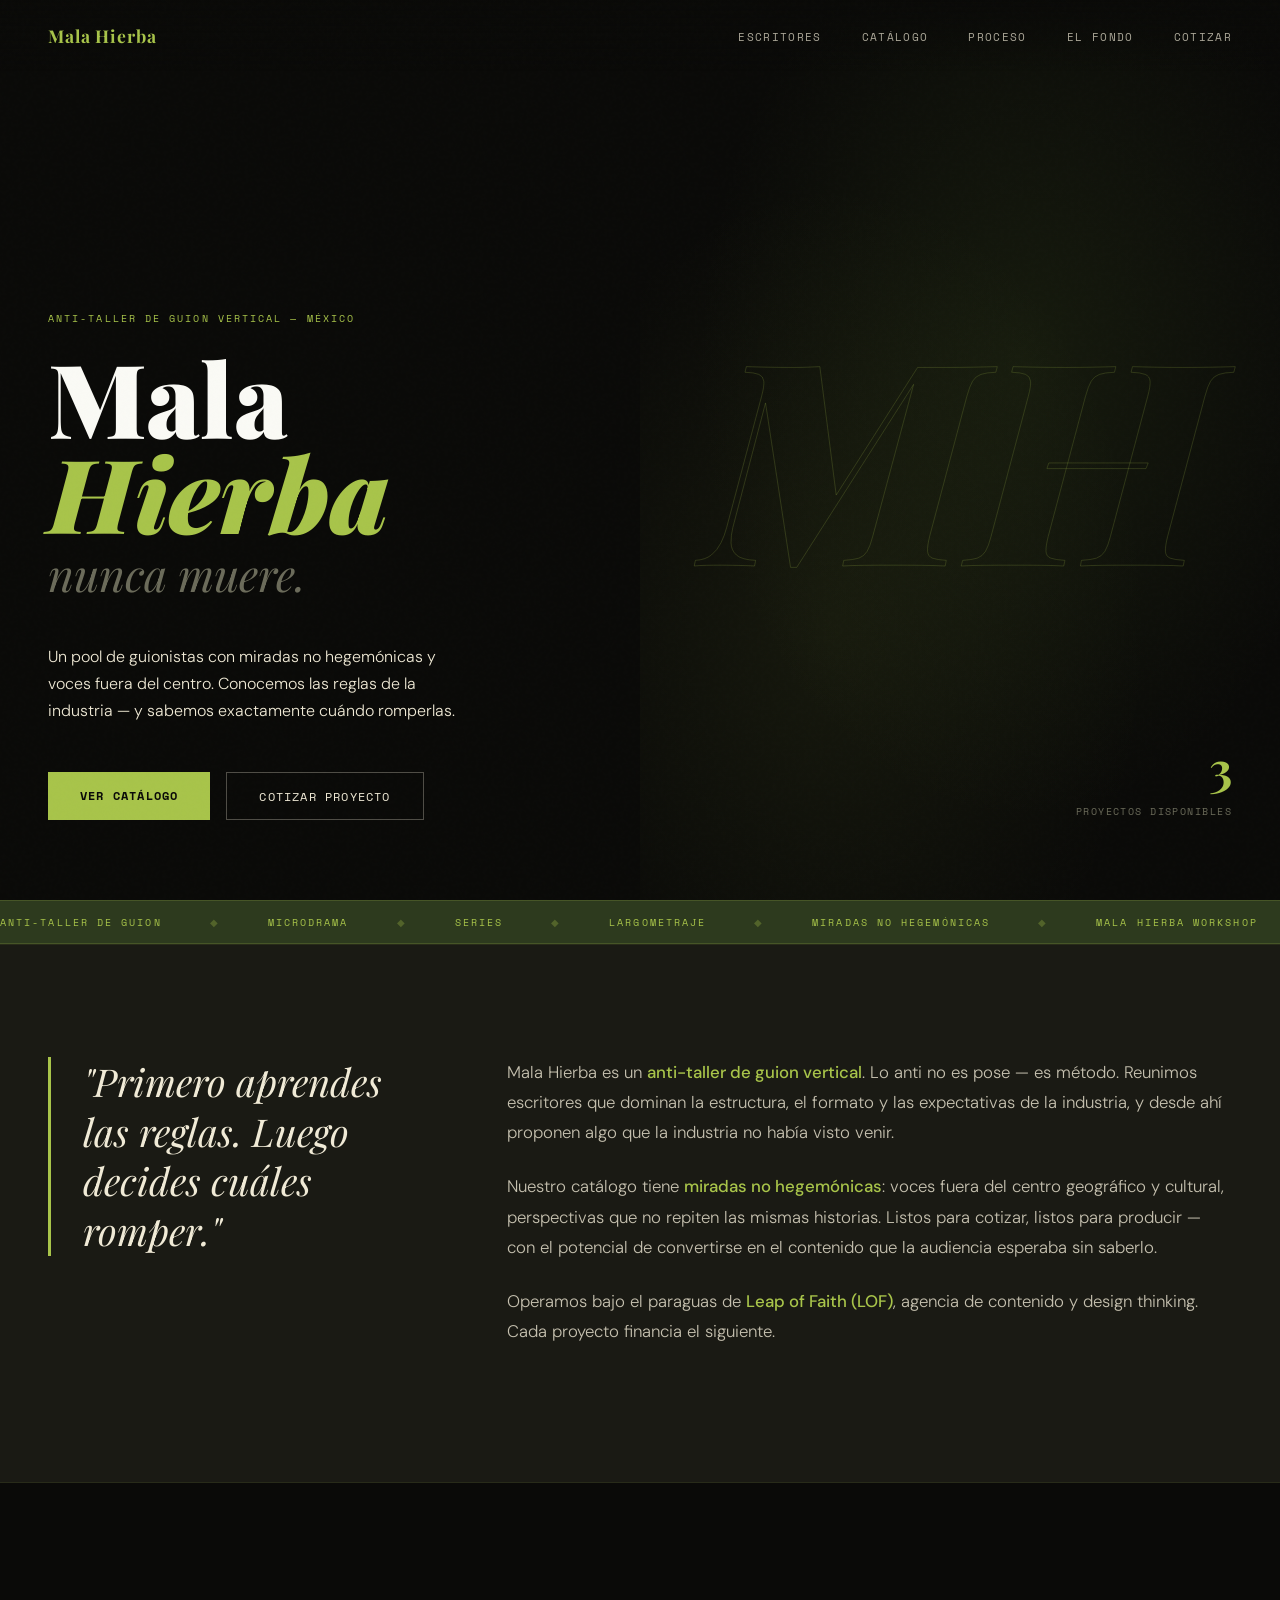
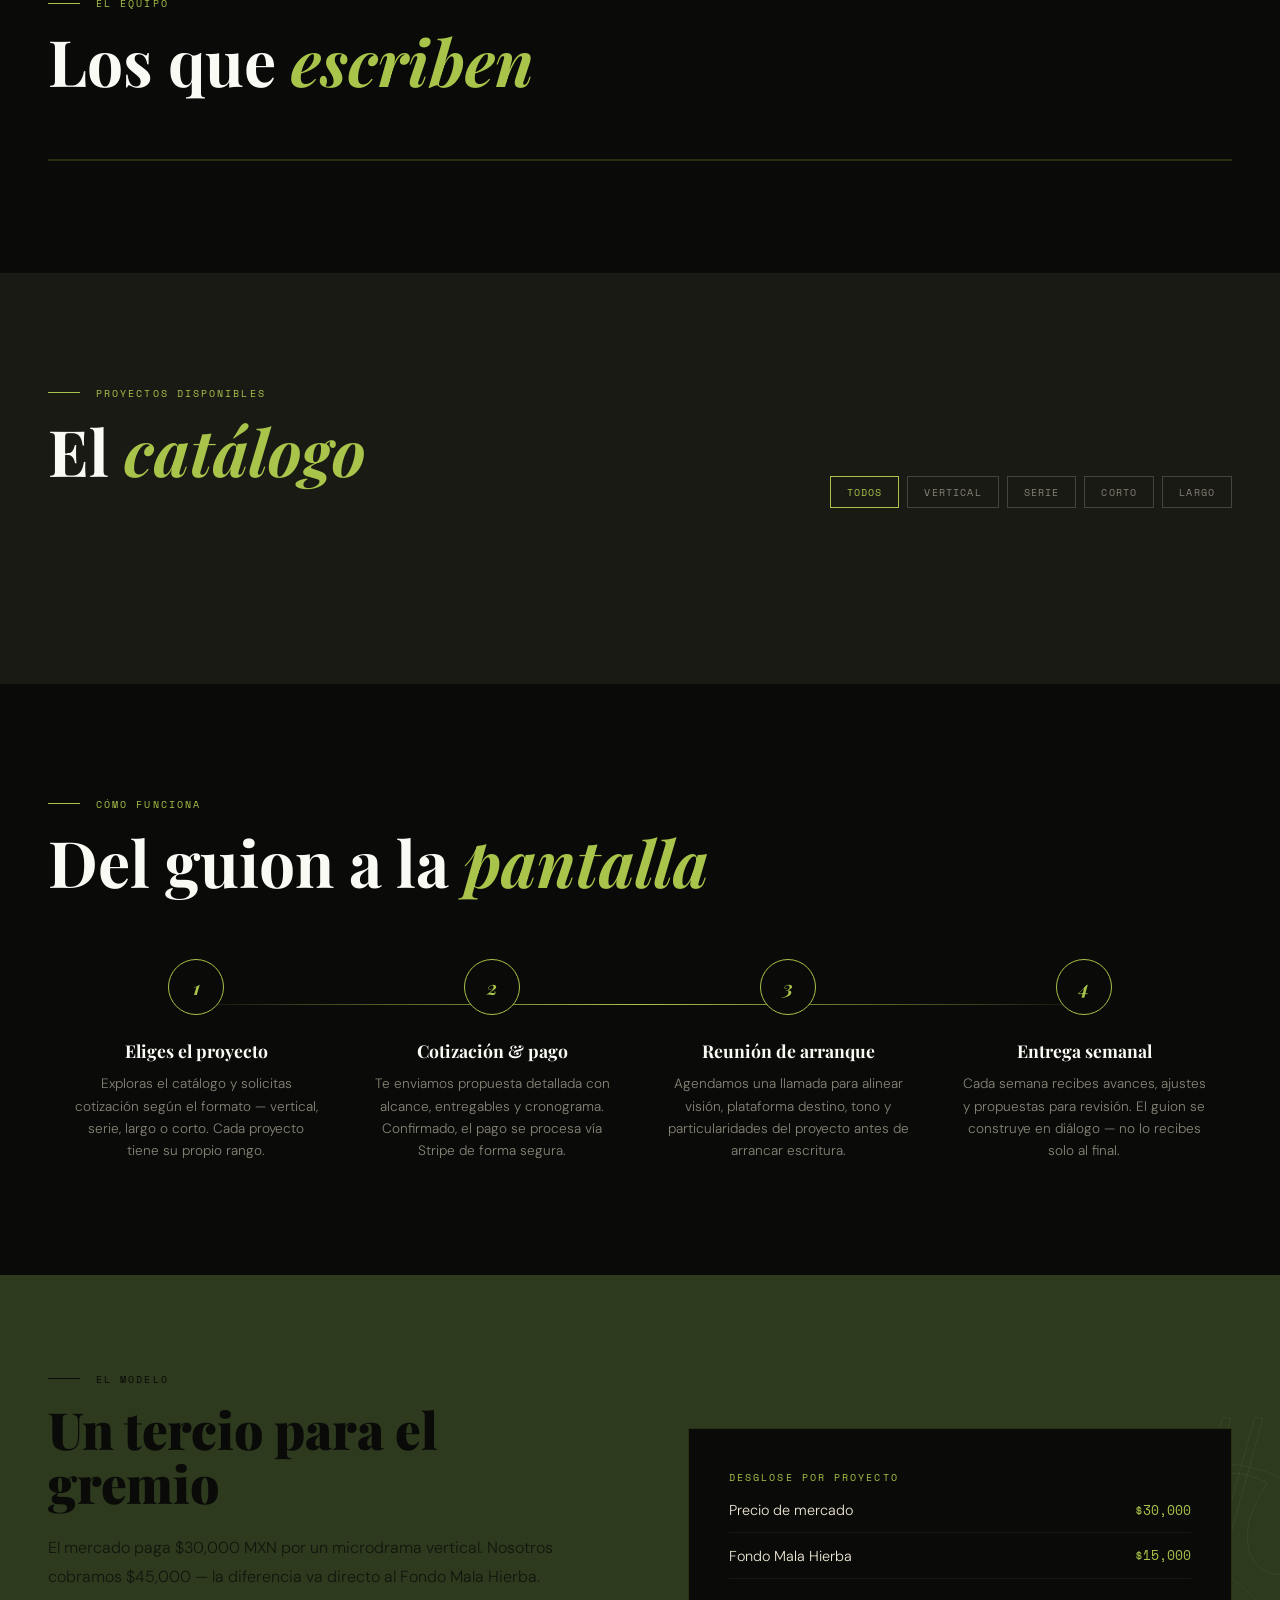
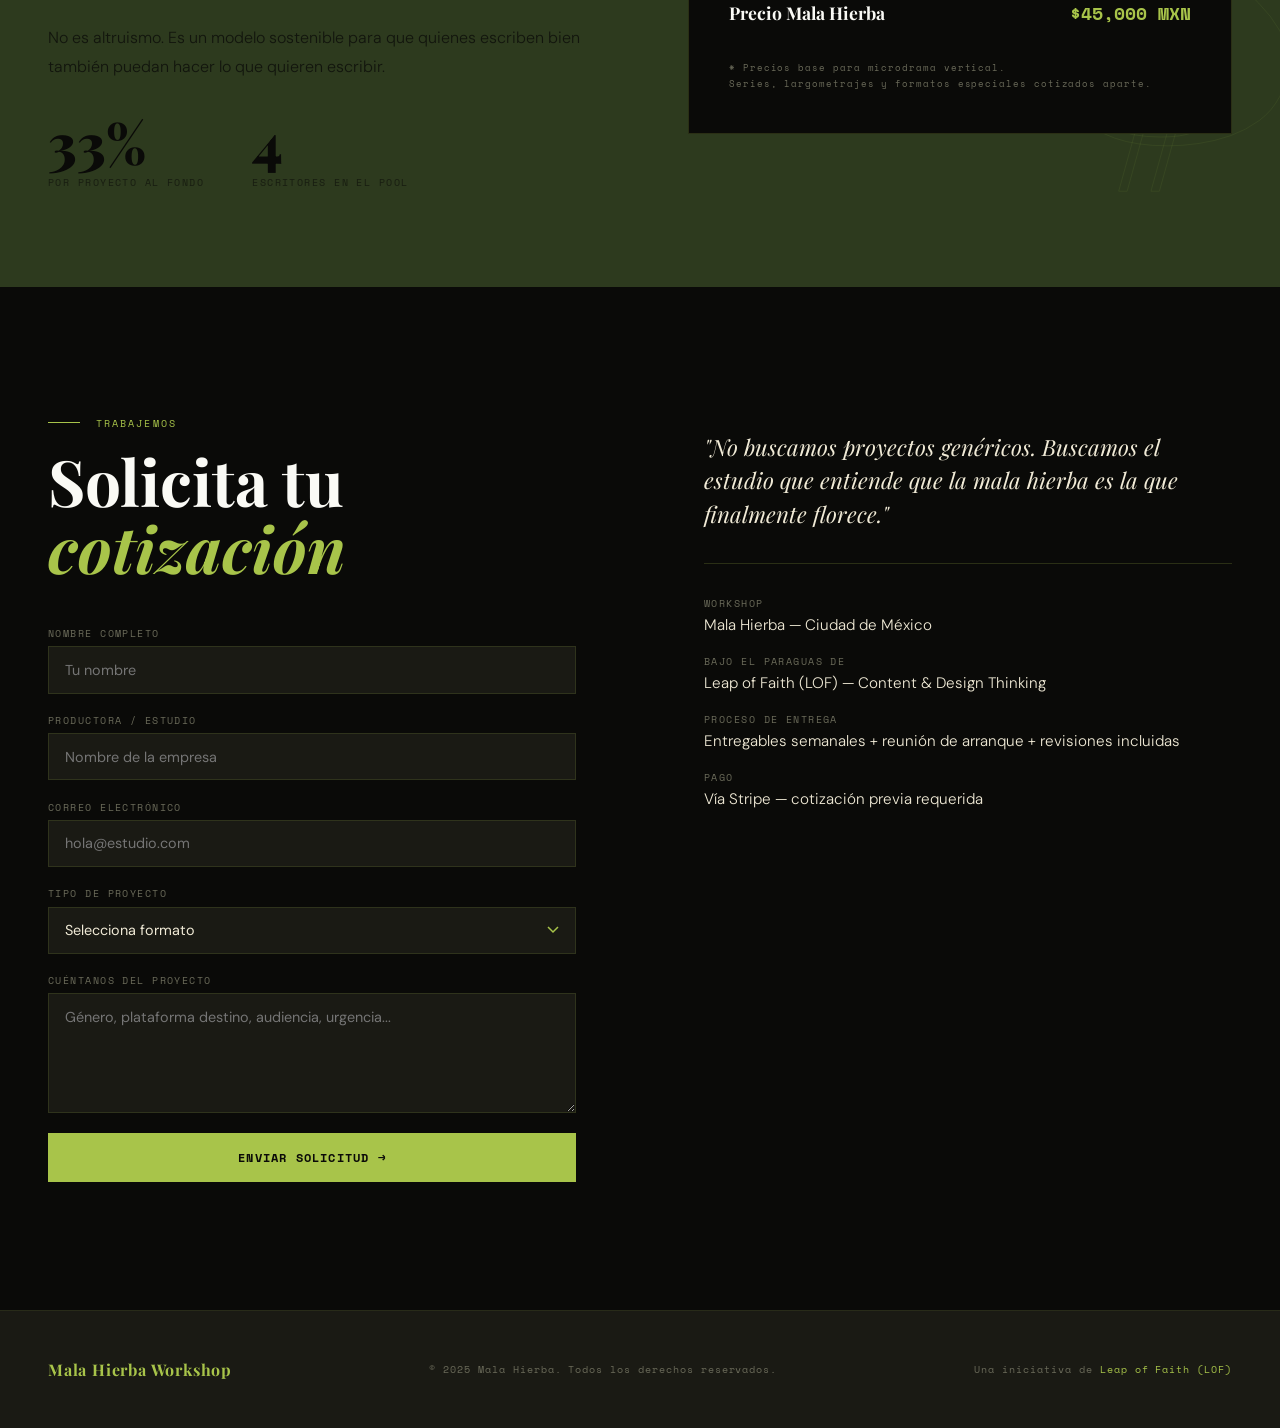
<file: mala-hierba/index.html>
<!DOCTYPE html>
<html lang="es">
<head>
<meta charset="UTF-8">
<meta name="viewport" content="width=device-width, initial-scale=1.0">
<title>Mala Hierba — Workshop de Guion Vertical</title>
<link rel="preconnect" href="https://fonts.googleapis.com">
<link rel="preconnect" href="https://fonts.gstatic.com" crossorigin>
<link href="https://fonts.googleapis.com/css2?family=Playfair+Display:ital,wght@0,400;0,700;0,900;1,400;1,700&family=Space+Mono:ital,wght@0,400;0,700;1,400&family=DM+Sans:wght@300;400;500&display=swap" rel="stylesheet">
<link rel="stylesheet" href="css/style.css">
</head>
<body>

<!-- NAV -->
<nav>
  <a href="#" class="nav-logo">Mala Hierba</a>
  <ul class="nav-links">
    <li><a href="#escritores">Escritores</a></li>
    <li><a href="#catalogo">Catálogo</a></li>
    <li><a href="#proceso">Proceso</a></li>
    <li><a href="#fondo">El Fondo</a></li>
    <li><a href="#contacto">Cotizar</a></li>
  </ul>
  <button class="nav-menu-btn" onclick="toggleMenu()">☰</button>
</nav>

<!-- HERO -->
<div class="hero">
  <div class="hero-left">
    <p class="hero-tag">Anti-Taller de Guion Vertical — México</p>
    <h1 class="hero-title">
      Mala<br>
      <span class="italic">Hierba</span>
    </h1>
    <p class="hero-subtitle" id="hero-tagline">nunca muere.</p>
    <p class="hero-desc" id="hero-desc">
      Un pool de guionistas con miradas no hegemónicas y voces fuera del centro. Conocemos las reglas de la industria — y sabemos exactamente cuándo romperlas.
    </p>
    <div class="hero-cta">
      <a href="#catalogo" class="btn-primary">Ver Catálogo</a>
      <a href="#contacto" class="btn-secondary">Cotizar Proyecto</a>
    </div>
  </div>
  <div class="hero-right">
    <div class="hero-visual"></div>
    <div class="hero-number">MH</div>
    <div class="hero-stat">
      <span class="num" id="hero-count">3</span>
      <span class="label">Proyectos disponibles</span>
    </div>
  </div>
</div>

<!-- TICKER -->
<div class="ticker-wrap">
  <div class="ticker">
    <span>Anti-Taller de Guion</span><span class="sep">◆</span>
    <span>Microdrama</span><span class="sep">◆</span>
    <span>Series</span><span class="sep">◆</span>
    <span>Largometraje</span><span class="sep">◆</span>
    <span>Miradas no hegemónicas</span><span class="sep">◆</span>
    <span>Mala Hierba Workshop</span><span class="sep">◆</span>
    <span>Anti-Taller de Guion</span><span class="sep">◆</span>
    <span>Microdrama</span><span class="sep">◆</span>
    <span>Series</span><span class="sep">◆</span>
    <span>Largometraje</span><span class="sep">◆</span>
    <span>Miradas no hegemónicas</span><span class="sep">◆</span>
    <span>Mala Hierba Workshop</span><span class="sep">◆</span>
  </div>
</div>

<!-- MANIFIESTO -->
<div class="manifesto-section">
  <div class="manifesto-inner">
    <blockquote class="manifesto-quote" id="manifiesto-cita">
      "Primero aprendes las reglas. Luego decides cuáles romper."
    </blockquote>
    <div class="manifesto-body">
      <p id="manifiesto-p1">Mala Hierba es un <strong>anti-taller de guion vertical</strong>. Lo anti no es pose — es método. Reunimos escritores que dominan la estructura, el formato y las expectativas de la industria, y desde ahí proponen algo que la industria no había visto venir.</p>
      <p id="manifiesto-p2">Nuestro catálogo tiene <strong>miradas no hegemónicas</strong>: voces fuera del centro geográfico y cultural, perspectivas que no repiten las mismas historias. Listos para cotizar, listos para producir — con el potencial de convertirse en el contenido que la audiencia esperaba sin saberlo.</p>
      <p>Operamos bajo el paraguas de <strong id="agencia-nombre">Leap of Faith (LOF)</strong>, agencia de contenido y design thinking. Cada proyecto financia el siguiente.</p>
    </div>
  </div>
</div>

<!-- ESCRITORES -->
<section id="escritores">
  <div class="section-label">El equipo</div>
  <h2 class="section-title">Los que <em>escriben</em></h2>
  <div class="writers-grid" id="writers-grid">
    <!-- Cargado dinámicamente -->
  </div>
</section>

<!-- CATÁLOGO -->
<div class="catalog-section" id="catalogo">
  <div class="catalog-inner">
    <div class="catalog-header">
      <div>
        <div class="section-label">Proyectos disponibles</div>
        <h2 class="section-title">El <em>catálogo</em></h2>
      </div>
      <div class="catalog-filter">
        <button class="filter-btn active" onclick="filterProjects('all', this)">Todos</button>
        <button class="filter-btn" onclick="filterProjects('vertical', this)">Vertical</button>
        <button class="filter-btn" onclick="filterProjects('serie', this)">Serie</button>
        <button class="filter-btn" onclick="filterProjects('corto', this)">Corto</button>
        <button class="filter-btn" onclick="filterProjects('largo', this)">Largo</button>
      </div>
    </div>
    <div class="projects-grid" id="projects-grid">
      <!-- Cargado dinámicamente -->
    </div>
  </div>
</div>

<!-- PROCESO -->
<section id="proceso">
  <div class="section-label">Cómo funciona</div>
  <h2 class="section-title">Del guion a la <em>pantalla</em></h2>
  <div class="steps-list">
    <div class="step">
      <div class="step-num">1</div>
      <div class="step-title">Eliges el proyecto</div>
      <p class="step-desc">Exploras el catálogo y solicitas cotización según el formato — vertical, serie, largo o corto. Cada proyecto tiene su propio rango.</p>
    </div>
    <div class="step">
      <div class="step-num">2</div>
      <div class="step-title">Cotización &amp; pago</div>
      <p class="step-desc">Te enviamos propuesta detallada con alcance, entregables y cronograma. Confirmado, el pago se procesa vía Stripe de forma segura.</p>
    </div>
    <div class="step">
      <div class="step-num">3</div>
      <div class="step-title">Reunión de arranque</div>
      <p class="step-desc">Agendamos una llamada para alinear visión, plataforma destino, tono y particularidades del proyecto antes de arrancar escritura.</p>
    </div>
    <div class="step">
      <div class="step-num">4</div>
      <div class="step-title">Entrega semanal</div>
      <p class="step-desc">Cada semana recibes avances, ajustes y propuestas para revisión. El guion se construye en diálogo — no lo recibes solo al final.</p>
    </div>
  </div>
</section>

<!-- FONDO COLECTIVO -->
<div class="fondo-section" id="fondo">
  <div class="fondo-inner">
    <div>
      <div class="section-label fondo-label">El modelo</div>
      <h2 class="fondo-title" id="fondo-titulo">Un tercio para el gremio</h2>
      <p class="fondo-desc" id="fondo-desc1">El mercado paga $30,000 MXN por un microdrama vertical. Nosotros cobramos $45,000 — la diferencia va directo al Fondo Mala Hierba.</p>
      <p class="fondo-desc" id="fondo-desc2">No es altruismo. Es un modelo sostenible para que quienes escriben bien también puedan hacer lo que quieren escribir.</p>
      <div class="fondo-numbers">
        <div class="fondo-num">
          <span class="big" id="fondo-porcentaje">33%</span>
          <span class="small">Por proyecto al fondo</span>
        </div>
        <div class="fondo-num">
          <span class="big" id="fondo-escritores-count">4</span>
          <span class="small">Escritores en el pool</span>
        </div>
      </div>
    </div>
    <div class="fondo-visual">
      <div class="fondo-card">
        <div class="fondo-card-title">Desglose por proyecto</div>
        <ul class="fondo-breakdown">
          <li>Precio de mercado <span id="precio-mercado">$30,000</span></li>
          <li>Fondo Mala Hierba <span id="precio-fondo">$15,000</span></li>
          <li class="total">Precio Mala Hierba <span id="precio-mh">$45,000 MXN</span></li>
        </ul>
        <br>
        <div class="fondo-nota">* Precios base para microdrama vertical.<br>Series, largometrajes y formatos especiales cotizados aparte.</div>
      </div>
    </div>
  </div>
</div>

<!-- CONTACTO -->
<div id="contacto">
  <div class="contact-section">
    <div>
      <div class="section-label">Trabajemos</div>
      <h2 class="section-title">Solicita tu <em>cotización</em></h2>
      <br>
      <form class="contact-form" onsubmit="handleSubmit(event)">
        <div class="form-group">
          <label>Nombre completo</label>
          <input type="text" placeholder="Tu nombre" required>
        </div>
        <div class="form-group">
          <label>Productora / Estudio</label>
          <input type="text" placeholder="Nombre de la empresa" required>
        </div>
        <div class="form-group">
          <label>Correo electrónico</label>
          <input type="email" placeholder="hola@estudio.com" required>
        </div>
        <div class="form-group">
          <label>Tipo de proyecto</label>
          <select required>
            <option value="">Selecciona formato</option>
            <option>Microdrama Vertical</option>
            <option>Serie Vertical</option>
            <option>Cortometraje</option>
            <option>Largometraje</option>
            <option>Proyecto del catálogo</option>
          </select>
        </div>
        <div class="form-group">
          <label>Cuéntanos del proyecto</label>
          <textarea placeholder="Género, plataforma destino, audiencia, urgencia..."></textarea>
        </div>
        <button type="submit" class="btn-primary" style="width:100%;text-align:center;padding:1rem;">Enviar solicitud →</button>
      </form>
    </div>
    <div class="contact-info">
      <p class="contact-manifesto">
        "No buscamos proyectos genéricos. Buscamos el estudio que entiende que la mala hierba es la que finalmente florece."
      </p>
      <div class="contact-detail">
        <div class="dt">Workshop</div>
        <div class="dd">Mala Hierba — <span id="contact-ciudad">Ciudad de México</span></div>
      </div>
      <div class="contact-detail">
        <div class="dt">Bajo el paraguas de</div>
        <div class="dd" id="contact-agencia">Leap of Faith (LOF) — Content &amp; Design Thinking</div>
      </div>
      <div class="contact-detail">
        <div class="dt">Proceso de entrega</div>
        <div class="dd">Entregables semanales + reunión de arranque + revisiones incluidas</div>
      </div>
      <div class="contact-detail">
        <div class="dt">Pago</div>
        <div class="dd">Vía Stripe — cotización previa requerida</div>
      </div>
    </div>
  </div>
</div>

<!-- FOOTER -->
<footer>
  <div class="footer-logo">Mala Hierba Workshop</div>
  <div class="footer-copy">© 2025 Mala Hierba. Todos los derechos reservados.</div>
  <div class="footer-lof">Una iniciativa de <a href="#" id="footer-lof">Leap of Faith (LOF)</a></div>
</footer>

<!-- MODAL -->
<div class="modal-overlay" id="modal-overlay" onclick="closeModal(event)">
  <div class="modal" id="modal-content">
    <button class="modal-close" onclick="closeModalBtn()">×</button>
    <div id="modal-body"></div>
  </div>
</div>

<script src="js/main.js"></script>
</body>
</html>
</file>
<file: mala-hierba/css/style.css>
:root {
  --negro: #0a0a08;
  --tierra: #1a1a14;
  --musgo: #2d3a1e;
  --verde: #5c7a2e;
  --lima: #a8c44a;
  --crema: #f0ead6;
  --blanco: #fafaf5;
  --rojo: #c94040;
  --gris: #6b6b5a;
}

* { margin: 0; padding: 0; box-sizing: border-box; }
html { scroll-behavior: smooth; }

body {
  background: var(--negro);
  color: var(--crema);
  font-family: 'DM Sans', sans-serif;
  font-weight: 300;
  overflow-x: hidden;
}

body::before {
  content: '';
  position: fixed;
  inset: 0;
  background-image: url("data:image/svg+xml,%3Csvg viewBox='0 0 256 256' xmlns='http://www.w3.org/2000/svg'%3E%3Cfilter id='noise'%3E%3CfeTurbulence type='fractalNoise' baseFrequency='0.9' numOctaves='4' stitchTiles='stitch'/%3E%3C/filter%3E%3Crect width='100%25' height='100%25' filter='url(%23noise)' opacity='0.04'/%3E%3C/svg%3E");
  pointer-events: none;
  z-index: 1000;
  opacity: 0.35;
}

/* NAV */
nav {
  position: fixed;
  top: 0; left: 0; right: 0;
  z-index: 100;
  padding: 1.5rem 3rem;
  display: flex;
  justify-content: space-between;
  align-items: center;
  background: linear-gradient(to bottom, rgba(10,10,8,0.95), transparent);
}

.nav-logo {
  font-family: 'Playfair Display', serif;
  font-size: 1.1rem;
  font-weight: 700;
  letter-spacing: 0.05em;
  color: var(--lima);
  text-decoration: none;
}

.nav-links { display: flex; gap: 2.5rem; list-style: none; }
.nav-links a {
  font-family: 'Space Mono', monospace;
  font-size: 0.7rem;
  letter-spacing: 0.12em;
  text-transform: uppercase;
  color: var(--crema);
  text-decoration: none;
  opacity: 0.7;
  transition: opacity 0.2s, color 0.2s;
}
.nav-links a:hover { opacity: 1; color: var(--lima); }
.nav-menu-btn { display: none; background: none; border: none; color: var(--crema); font-size: 1.4rem; cursor: pointer; }

/* HERO */
.hero {
  min-height: 100vh;
  display: grid;
  grid-template-columns: 1fr 1fr;
  position: relative;
  overflow: hidden;
}

.hero-left {
  display: flex;
  flex-direction: column;
  justify-content: flex-end;
  padding: 8rem 3rem 5rem 3rem;
  position: relative;
  z-index: 2;
}

.hero-tag {
  font-family: 'Space Mono', monospace;
  font-size: 0.65rem;
  letter-spacing: 0.2em;
  text-transform: uppercase;
  color: var(--lima);
  margin-bottom: 1.5rem;
  opacity: 0;
  animation: fadeUp 0.8s 0.2s forwards;
}

.hero-title {
  font-family: 'Playfair Display', serif;
  font-size: clamp(4rem, 8vw, 7rem);
  font-weight: 900;
  line-height: 0.92;
  color: var(--blanco);
  margin-bottom: 0.3rem;
  opacity: 0;
  animation: fadeUp 0.8s 0.4s forwards;
}
.hero-title .italic { font-style: italic; color: var(--lima); }

.hero-subtitle {
  font-family: 'Playfair Display', serif;
  font-size: clamp(1.8rem, 3.5vw, 3rem);
  font-weight: 400;
  font-style: italic;
  color: var(--gris);
  margin-bottom: 2.5rem;
  opacity: 0;
  animation: fadeUp 0.8s 0.6s forwards;
}

.hero-desc {
  font-size: 1rem;
  line-height: 1.7;
  color: var(--crema);
  opacity: 0;
  max-width: 420px;
  animation: fadeUp 0.8s 0.8s forwards;
  margin-bottom: 3rem;
}

.hero-cta { display: flex; gap: 1rem; opacity: 0; animation: fadeUp 0.8s 1s forwards; }

.hero-right {
  position: relative;
  display: flex;
  align-items: center;
  justify-content: center;
}

.hero-visual {
  position: absolute;
  inset: 0;
  background:
    radial-gradient(ellipse at 60% 40%, rgba(92,122,46,0.15) 0%, transparent 60%),
    radial-gradient(ellipse at 30% 70%, rgba(168,196,74,0.08) 0%, transparent 50%);
}

.hero-number {
  font-family: 'Playfair Display', serif;
  font-size: clamp(12rem, 22vw, 22rem);
  font-weight: 900;
  font-style: italic;
  color: transparent;
  -webkit-text-stroke: 1px rgba(168,196,74,0.2);
  line-height: 1;
  user-select: none;
  opacity: 0;
  animation: fadeIn 1.2s 0.5s forwards;
}

.hero-stat {
  position: absolute;
  bottom: 5rem;
  right: 3rem;
  text-align: right;
  opacity: 0;
  animation: fadeUp 0.8s 1.2s forwards;
}
.hero-stat .num {
  font-family: 'Playfair Display', serif;
  font-size: 3rem;
  font-weight: 700;
  color: var(--lima);
  display: block;
}
.hero-stat .label {
  font-family: 'Space Mono', monospace;
  font-size: 0.6rem;
  letter-spacing: 0.15em;
  text-transform: uppercase;
  color: var(--gris);
}

/* TICKER */
.ticker-wrap {
  overflow: hidden;
  background: var(--musgo);
  padding: 0.8rem 0;
  border-top: 1px solid rgba(168,196,74,0.2);
  border-bottom: 1px solid rgba(168,196,74,0.2);
}

.ticker {
  display: flex;
  gap: 3rem;
  animation: ticker 25s linear infinite;
  white-space: nowrap;
}

.ticker span {
  font-family: 'Space Mono', monospace;
  font-size: 0.65rem;
  letter-spacing: 0.2em;
  text-transform: uppercase;
  color: var(--lima);
}
.ticker span.sep { color: rgba(168,196,74,0.3); }

/* BTN */
.btn-primary {
  background: var(--lima);
  color: var(--negro);
  padding: 0.9rem 2rem;
  font-family: 'Space Mono', monospace;
  font-size: 0.75rem;
  font-weight: 700;
  letter-spacing: 0.1em;
  text-transform: uppercase;
  text-decoration: none;
  border: none;
  cursor: pointer;
  transition: background 0.2s, transform 0.2s;
  display: inline-block;
}
.btn-primary:hover { background: var(--crema); transform: translateY(-2px); }

.btn-secondary {
  background: transparent;
  color: var(--crema);
  padding: 0.9rem 2rem;
  font-family: 'Space Mono', monospace;
  font-size: 0.75rem;
  letter-spacing: 0.1em;
  text-transform: uppercase;
  text-decoration: none;
  border: 1px solid rgba(240,234,214,0.3);
  transition: border-color 0.2s, color 0.2s;
  display: inline-block;
}
.btn-secondary:hover { border-color: var(--lima); color: var(--lima); }

/* SECTIONS */
section { padding: 7rem 3rem; max-width: 1400px; margin: 0 auto; }

.section-label {
  font-family: 'Space Mono', monospace;
  font-size: 0.65rem;
  letter-spacing: 0.2em;
  text-transform: uppercase;
  color: var(--lima);
  margin-bottom: 1rem;
  display: flex;
  align-items: center;
  gap: 1rem;
}
.section-label::before {
  content: '';
  width: 2rem;
  height: 1px;
  background: var(--lima);
  display: inline-block;
}

.section-title {
  font-family: 'Playfair Display', serif;
  font-size: clamp(2.5rem, 5vw, 4.5rem);
  font-weight: 700;
  line-height: 1.05;
  color: var(--blanco);
  margin-bottom: 1.5rem;
}
.section-title em { font-style: italic; color: var(--lima); }

/* MANIFIESTO */
.manifesto-section {
  padding: 7rem 3rem;
  background: var(--tierra);
  border-top: 1px solid rgba(168,196,74,0.1);
  border-bottom: 1px solid rgba(168,196,74,0.1);
}
.manifesto-inner {
  max-width: 1400px;
  margin: 0 auto;
  display: grid;
  grid-template-columns: 1fr 2fr;
  gap: 6rem;
  align-items: start;
}
.manifesto-quote {
  font-family: 'Playfair Display', serif;
  font-size: clamp(1.8rem, 3vw, 2.8rem);
  font-weight: 400;
  font-style: italic;
  line-height: 1.3;
  color: var(--crema);
  border-left: 3px solid var(--lima);
  padding-left: 2rem;
}
.manifesto-body p {
  font-size: 1.05rem;
  line-height: 1.8;
  color: rgba(240,234,214,0.8);
  margin-bottom: 1.5rem;
}
.manifesto-body strong { color: var(--lima); font-weight: 500; }

/* WRITERS */
.writers-grid {
  display: grid;
  grid-template-columns: repeat(auto-fit, minmax(280px, 1fr));
  gap: 1px;
  background: rgba(168,196,74,0.1);
  margin-top: 4rem;
  border: 1px solid rgba(168,196,74,0.1);
}

.writer-card {
  background: var(--negro);
  padding: 2.5rem;
  transition: background 0.3s;
  position: relative;
  overflow: hidden;
}
.writer-card::before {
  content: '';
  position: absolute;
  top: 0; left: 0;
  width: 3px;
  height: 0;
  background: var(--lima);
  transition: height 0.3s;
}
.writer-card:hover { background: var(--tierra); }
.writer-card:hover::before { height: 100%; }

.writer-avatar {
  width: 56px;
  height: 56px;
  border-radius: 50%;
  object-fit: cover;
  margin-bottom: 1.5rem;
  border: 1px solid rgba(168,196,74,0.3);
}

.writer-initials {
  width: 56px;
  height: 56px;
  border-radius: 50%;
  background: var(--musgo);
  display: flex;
  align-items: center;
  justify-content: center;
  font-family: 'Playfair Display', serif;
  font-size: 1.2rem;
  font-weight: 700;
  font-style: italic;
  color: var(--lima);
  margin-bottom: 1.5rem;
  border: 1px solid rgba(168,196,74,0.3);
}

.writer-name {
  font-family: 'Playfair Display', serif;
  font-size: 1.4rem;
  font-weight: 700;
  color: var(--blanco);
  margin-bottom: 0.3rem;
}
.writer-role {
  font-family: 'Space Mono', monospace;
  font-size: 0.6rem;
  letter-spacing: 0.15em;
  text-transform: uppercase;
  color: var(--lima);
  margin-bottom: 1rem;
}
.writer-bio {
  font-size: 0.9rem;
  line-height: 1.7;
  color: rgba(240,234,214,0.65);
}

/* CATALOGO */
.catalog-section {
  padding: 7rem 3rem;
  background: var(--tierra);
}
.catalog-inner { max-width: 1400px; margin: 0 auto; }

.catalog-header {
  display: flex;
  justify-content: space-between;
  align-items: flex-end;
  margin-bottom: 4rem;
}
.catalog-filter { display: flex; gap: 0.5rem; flex-wrap: wrap; }

.filter-btn {
  font-family: 'Space Mono', monospace;
  font-size: 0.6rem;
  letter-spacing: 0.12em;
  text-transform: uppercase;
  padding: 0.5rem 1rem;
  background: transparent;
  border: 1px solid rgba(240,234,214,0.2);
  color: rgba(240,234,214,0.5);
  cursor: pointer;
  transition: all 0.2s;
}
.filter-btn.active, .filter-btn:hover { border-color: var(--lima); color: var(--lima); }

.projects-grid {
  display: grid;
  grid-template-columns: repeat(3, 1fr);
  gap: 1.5rem;
}

.project-card {
  background: var(--negro);
  border: 1px solid rgba(168,196,74,0.1);
  overflow: hidden;
  transition: transform 0.3s, border-color 0.3s;
  cursor: pointer;
}
.project-card:hover { transform: translateY(-4px); border-color: rgba(168,196,74,0.4); }
.project-card.featured { grid-column: span 2; }

.project-thumb {
  height: 220px;
  position: relative;
  overflow: hidden;
  display: flex;
  align-items: flex-end;
  padding: 1.5rem;
}
.project-thumb.featured { height: 320px; }

.thumb-bg {
  position: absolute;
  inset: 0;
  background-size: cover;
  background-position: center;
  transition: transform 0.4s;
}
.project-card:hover .thumb-bg { transform: scale(1.04); }

.thumb-overlay {
  position: absolute;
  inset: 0;
  background: linear-gradient(to top, rgba(10,10,8,0.9) 0%, rgba(10,10,8,0.3) 50%, transparent 100%);
}

.project-format-badge {
  position: relative;
  z-index: 2;
  font-family: 'Space Mono', monospace;
  font-size: 0.55rem;
  letter-spacing: 0.18em;
  text-transform: uppercase;
  padding: 0.3rem 0.7rem;
  border: 1px solid;
}
.badge-vertical { color: var(--lima); border-color: var(--lima); }
.badge-serie { color: #7eb8d4; border-color: #7eb8d4; }
.badge-corto { color: #d4a27e; border-color: #d4a27e; }
.badge-largo { color: #b8a0d4; border-color: #b8a0d4; }

.project-info { padding: 1.5rem; }
.project-writer {
  font-family: 'Space Mono', monospace;
  font-size: 0.58rem;
  letter-spacing: 0.15em;
  text-transform: uppercase;
  color: var(--verde);
  margin-bottom: 0.5rem;
}
.project-title {
  font-family: 'Playfair Display', serif;
  font-size: 1.25rem;
  font-weight: 700;
  color: var(--blanco);
  margin-bottom: 0.7rem;
  line-height: 1.2;
}
.project-sinopsis {
  font-size: 0.85rem;
  line-height: 1.65;
  color: rgba(240,234,214,0.6);
  margin-bottom: 1.5rem;
}
.project-footer {
  display: flex;
  justify-content: space-between;
  align-items: center;
  padding-top: 1.2rem;
  border-top: 1px solid rgba(168,196,74,0.1);
}
.project-price {
  font-family: 'Playfair Display', serif;
  font-size: 1.3rem;
  font-weight: 700;
  color: var(--lima);
}
.project-price .currency {
  font-family: 'Space Mono', monospace;
  font-size: 0.65rem;
  color: var(--gris);
  display: block;
  margin-bottom: 0.1rem;
}

.btn-cotizar {
  font-family: 'Space Mono', monospace;
  font-size: 0.6rem;
  letter-spacing: 0.12em;
  text-transform: uppercase;
  padding: 0.6rem 1.2rem;
  background: var(--lima);
  color: var(--negro);
  border: none;
  cursor: pointer;
  font-weight: 700;
  transition: background 0.2s;
  text-decoration: none;
  display: inline-block;
}
.btn-cotizar:hover { background: var(--crema); }

/* STEPS */
.steps-list {
  margin-top: 4rem;
  display: grid;
  grid-template-columns: repeat(4, 1fr);
  gap: 0;
  position: relative;
}
.steps-list::before {
  content: '';
  position: absolute;
  top: 2.8rem;
  left: 10%; right: 10%;
  height: 1px;
  background: linear-gradient(to right, transparent, var(--lima), transparent);
}
.step { padding: 0 1.5rem; text-align: center; position: relative; }
.step-num {
  width: 56px; height: 56px;
  border: 1px solid var(--lima);
  border-radius: 50%;
  display: flex;
  align-items: center;
  justify-content: center;
  font-family: 'Playfair Display', serif;
  font-size: 1.2rem;
  font-weight: 700;
  font-style: italic;
  color: var(--lima);
  margin: 0 auto 1.5rem;
  position: relative;
  z-index: 2;
  background: var(--negro);
}
.step-title {
  font-family: 'Playfair Display', serif;
  font-size: 1.1rem;
  font-weight: 700;
  color: var(--blanco);
  margin-bottom: 0.7rem;
}
.step-desc {
  font-size: 0.85rem;
  line-height: 1.65;
  color: rgba(240,234,214,0.55);
}

/* FONDO */
.fondo-section {
  padding: 6rem 3rem;
  background: var(--musgo);
  position: relative;
  overflow: hidden;
}
.fondo-inner {
  max-width: 1400px;
  margin: 0 auto;
  display: grid;
  grid-template-columns: 1fr 1fr;
  gap: 6rem;
  align-items: center;
}
.fondo-section::before {
  content: '$';
  position: absolute;
  right: -2rem; top: 50%;
  transform: translateY(-50%);
  font-family: 'Playfair Display', serif;
  font-size: 30vw;
  font-weight: 900;
  font-style: italic;
  color: transparent;
  -webkit-text-stroke: 1px rgba(168,196,74,0.08);
  pointer-events: none;
  user-select: none;
}
.fondo-label { color: var(--negro); }
.fondo-label::before { background: var(--negro); }
.fondo-title {
  font-family: 'Playfair Display', serif;
  font-size: clamp(2.5rem, 4vw, 4rem);
  font-weight: 900;
  color: var(--negro);
  line-height: 1.05;
  margin-bottom: 1.5rem;
}
.fondo-desc {
  font-size: 1rem;
  line-height: 1.8;
  color: rgba(10,10,8,0.75);
  margin-bottom: 2rem;
}
.fondo-numbers { display: flex; gap: 3rem; }
.fondo-num .big {
  font-family: 'Playfair Display', serif;
  font-size: 3.5rem;
  font-weight: 900;
  color: var(--negro);
  display: block;
  line-height: 1;
}
.fondo-num .small {
  font-family: 'Space Mono', monospace;
  font-size: 0.6rem;
  letter-spacing: 0.15em;
  text-transform: uppercase;
  color: rgba(10,10,8,0.6);
}
.fondo-visual { position: relative; z-index: 2; }
.fondo-card {
  background: var(--negro);
  padding: 2.5rem;
  border: 1px solid rgba(168,196,74,0.2);
}
.fondo-card-title {
  font-family: 'Space Mono', monospace;
  font-size: 0.65rem;
  letter-spacing: 0.2em;
  text-transform: uppercase;
  color: var(--lima);
  margin-bottom: 1rem;
}
.fondo-breakdown { list-style: none; display: flex; flex-direction: column; gap: 0.8rem; }
.fondo-breakdown li {
  display: flex;
  justify-content: space-between;
  align-items: center;
  padding-bottom: 0.8rem;
  border-bottom: 1px solid rgba(168,196,74,0.08);
  font-size: 0.9rem;
  color: var(--crema);
}
.fondo-breakdown li span {
  font-family: 'Space Mono', monospace;
  font-size: 0.8rem;
  color: var(--lima);
}
.fondo-breakdown li.total {
  font-family: 'Playfair Display', serif;
  font-size: 1.1rem;
  font-weight: 700;
  color: var(--blanco);
  border-bottom: none;
  padding-top: 0.5rem;
}
.fondo-breakdown li.total span { font-size: 1.1rem; color: var(--lima); }
.fondo-nota {
  font-family: 'Space Mono', monospace;
  font-size: 0.58rem;
  letter-spacing: 0.1em;
  color: var(--gris);
  line-height: 1.8;
}

/* CONTACTO */
.contact-section {
  padding: 8rem 3rem;
  max-width: 1400px;
  margin: 0 auto;
  display: grid;
  grid-template-columns: 1fr 1fr;
  gap: 8rem;
  align-items: start;
}
.contact-form { display: flex; flex-direction: column; gap: 1.2rem; }
.form-group { display: flex; flex-direction: column; gap: 0.4rem; }
.form-group label {
  font-family: 'Space Mono', monospace;
  font-size: 0.6rem;
  letter-spacing: 0.15em;
  text-transform: uppercase;
  color: var(--gris);
}
.form-group input,
.form-group select,
.form-group textarea {
  background: var(--tierra);
  border: 1px solid rgba(168,196,74,0.15);
  color: var(--crema);
  padding: 0.85rem 1rem;
  font-family: 'DM Sans', sans-serif;
  font-size: 0.9rem;
  outline: none;
  transition: border-color 0.2s;
  width: 100%;
  border-radius: 0;
}
.form-group input:focus,
.form-group select:focus,
.form-group textarea:focus { border-color: var(--lima); }
.form-group select {
  -webkit-appearance: none;
  cursor: pointer;
  background-image: url("data:image/svg+xml,%3Csvg xmlns='http://www.w3.org/2000/svg' width='12' height='8' viewBox='0 0 12 8'%3E%3Cpath d='M1 1l5 5 5-5' stroke='%23a8c44a' stroke-width='1.5' fill='none'/%3E%3C/svg%3E");
  background-repeat: no-repeat;
  background-position: right 1rem center;
}
.form-group select option { background: var(--tierra); }
.form-group textarea { resize: vertical; min-height: 120px; }

.contact-info { padding-top: 1rem; }
.contact-manifesto {
  font-family: 'Playfair Display', serif;
  font-size: 1.4rem;
  font-style: italic;
  line-height: 1.5;
  color: var(--crema);
  margin-bottom: 2rem;
  padding-bottom: 2rem;
  border-bottom: 1px solid rgba(168,196,74,0.2);
}
.contact-detail { margin-bottom: 1.2rem; }
.contact-detail .dt {
  font-family: 'Space Mono', monospace;
  font-size: 0.6rem;
  letter-spacing: 0.15em;
  text-transform: uppercase;
  color: var(--gris);
  margin-bottom: 0.3rem;
}
.contact-detail .dd { font-size: 0.95rem; color: var(--crema); }

/* FOOTER */
footer {
  background: var(--tierra);
  border-top: 1px solid rgba(168,196,74,0.1);
  padding: 3rem;
  display: flex;
  justify-content: space-between;
  align-items: center;
}
.footer-logo {
  font-family: 'Playfair Display', serif;
  font-size: 1rem;
  font-weight: 700;
  color: var(--lima);
  letter-spacing: 0.05em;
}
.footer-copy, .footer-lof {
  font-family: 'Space Mono', monospace;
  font-size: 0.6rem;
  letter-spacing: 0.1em;
  color: var(--gris);
}
.footer-lof a { color: var(--lima); text-decoration: none; }
.footer-lof a:hover { text-decoration: underline; }

/* MODAL */
.modal-overlay {
  position: fixed;
  inset: 0;
  background: rgba(10,10,8,0.9);
  z-index: 500;
  display: none;
  align-items: center;
  justify-content: center;
  padding: 2rem;
}
.modal-overlay.open { display: flex; }
.modal {
  background: var(--tierra);
  border: 1px solid rgba(168,196,74,0.2);
  max-width: 600px;
  width: 100%;
  padding: 3rem;
  position: relative;
  max-height: 90vh;
  overflow-y: auto;
}
.modal-close {
  position: absolute;
  top: 1.5rem; right: 1.5rem;
  background: none;
  border: none;
  color: var(--gris);
  font-size: 1.5rem;
  cursor: pointer;
  transition: color 0.2s;
}
.modal-close:hover { color: var(--lima); }
.modal-tag {
  font-family: 'Space Mono', monospace;
  font-size: 0.6rem;
  letter-spacing: 0.18em;
  text-transform: uppercase;
  color: var(--lima);
  margin-bottom: 0.8rem;
}
.modal-title {
  font-family: 'Playfair Display', serif;
  font-size: 2rem;
  font-weight: 700;
  color: var(--blanco);
  margin-bottom: 0.5rem;
  line-height: 1.2;
}
.modal-writer {
  font-family: 'Space Mono', monospace;
  font-size: 0.65rem;
  letter-spacing: 0.12em;
  color: var(--verde);
  margin-bottom: 1.5rem;
}
.modal-sinopsis {
  font-size: 0.95rem;
  line-height: 1.8;
  color: rgba(240,234,214,0.75);
  margin-bottom: 2rem;
  padding-bottom: 2rem;
  border-bottom: 1px solid rgba(168,196,74,0.1);
}
.modal-price-row {
  display: flex;
  justify-content: space-between;
  align-items: center;
  margin-bottom: 1.5rem;
}
.modal-price {
  font-family: 'Playfair Display', serif;
  font-size: 2.2rem;
  font-weight: 700;
  color: var(--lima);
}
.modal-price-note {
  font-family: 'Space Mono', monospace;
  font-size: 0.58rem;
  letter-spacing: 0.1em;
  color: var(--gris);
  text-align: right;
  line-height: 1.6;
}
.modal-btn {
  width: 100%;
  background: var(--lima);
  color: var(--negro);
  padding: 1rem;
  font-family: 'Space Mono', monospace;
  font-size: 0.75rem;
  font-weight: 700;
  letter-spacing: 0.12em;
  text-transform: uppercase;
  border: none;
  cursor: pointer;
  transition: background 0.2s;
}
.modal-btn:hover { background: var(--crema); }

/* ANIMATIONS */
@keyframes fadeUp {
  from { opacity: 0; transform: translateY(20px); }
  to { opacity: 1; transform: translateY(0); }
}
@keyframes fadeIn {
  from { opacity: 0; }
  to { opacity: 1; }
}
@keyframes ticker {
  from { transform: translateX(0); }
  to { transform: translateX(-50%); }
}

/* SCROLLBAR */
::-webkit-scrollbar { width: 4px; }
::-webkit-scrollbar-track { background: var(--negro); }
::-webkit-scrollbar-thumb { background: var(--musgo); }
::-webkit-scrollbar-thumb:hover { background: var(--verde); }

/* RESPONSIVE */
@media (max-width: 900px) {
  nav { padding: 1.2rem 1.5rem; }
  .nav-links { display: none; }
  .nav-menu-btn { display: block; }
  .hero { grid-template-columns: 1fr; }
  .hero-right { display: none; }
  section, .proceso-section { padding: 5rem 1.5rem; }
  .manifesto-inner { grid-template-columns: 1fr; gap: 3rem; }
  .projects-grid { grid-template-columns: 1fr; }
  .project-card.featured { grid-column: span 1; }
  .steps-list { grid-template-columns: 1fr 1fr; }
  .steps-list::before { display: none; }
  .fondo-inner { grid-template-columns: 1fr; gap: 3rem; }
  .contact-section { grid-template-columns: 1fr; gap: 4rem; }
  footer { flex-direction: column; gap: 1rem; text-align: center; }
  .catalog-header { flex-direction: column; align-items: flex-start; gap: 1.5rem; }
  .manifesto-section, .catalog-section, .fondo-section { padding: 5rem 1.5rem; }
}
</file>
